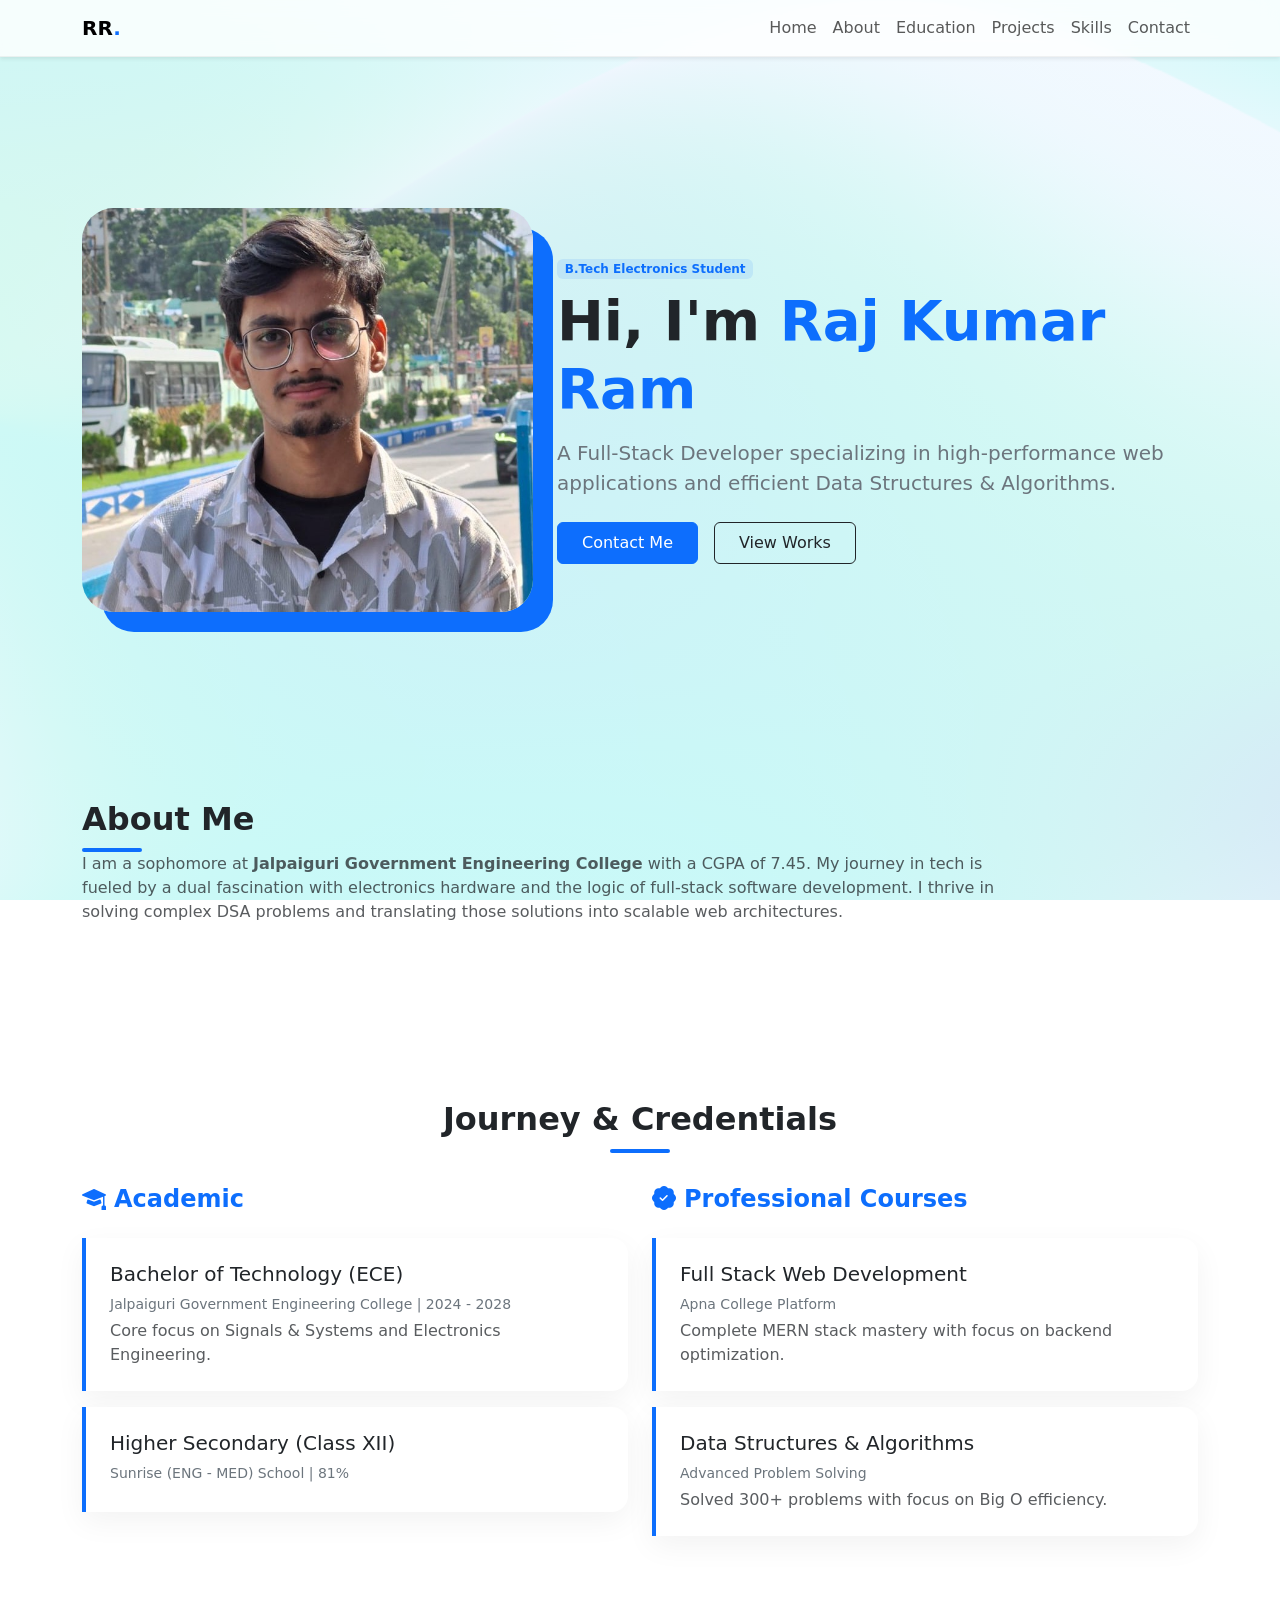
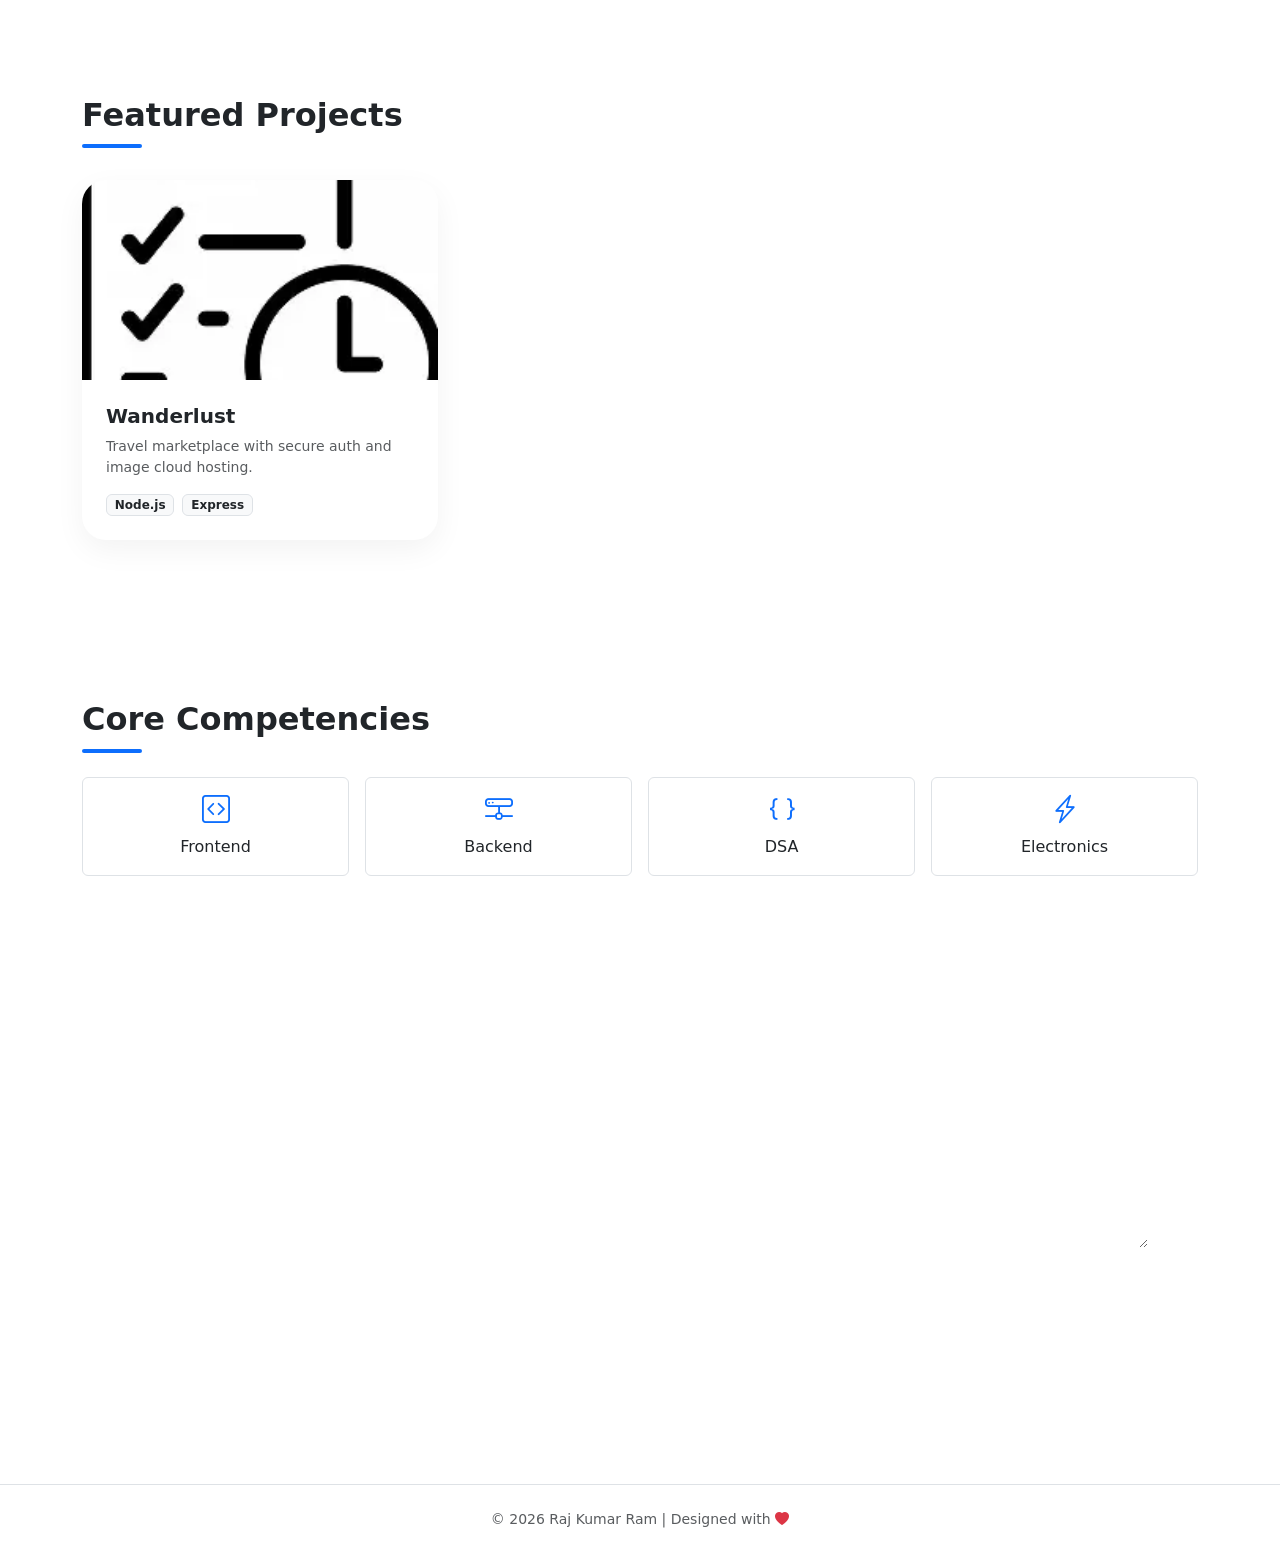
<file: main.html>
<!DOCTYPE html>
<html lang="en">
<head>
    <meta charset="UTF-8">
    <meta name="viewport" content="width=device-width, initial-scale=1.0">
    <title>Raj Kumar Ram | Professional Portfolio</title>
    <link rel="stylesheet" href="https://cdn.jsdelivr.net/npm/bootstrap@5.3.3/dist/css/bootstrap.min.css">
    <link rel="stylesheet" href="https://cdn.jsdelivr.net/npm/bootstrap-icons@1.11.3/font/bootstrap-icons.min.css">
    <link rel="stylesheet" href="main.css">
</head>
<body>

    <nav class="navbar navbar-expand-lg fixed-top shadow-sm">
        <div class="container">
            <a class="navbar-brand fw-bold" href="#">RR<span>.</span></a>
            <button class="navbar-toggler" type="button" data-bs-toggle="collapse" data-bs-target="#navbarNav">
                <span class="navbar-toggler-icon"></span>
            </button>
            <div class="collapse navbar-collapse" id="navbarNav">
                <ul class="navbar-nav ms-auto fw-medium">
                    <li class="nav-item"><a class="nav-link" href="#home">Home</a></li>
                    <li class="nav-item"><a class="nav-link" href="#about">About</a></li>
                    <li class="nav-item"><a class="nav-link" href="#education">Education</a></li>
                    <li class="nav-item"><a class="nav-link" href="#projects">Projects</a></li>
                    <li class="nav-item"><a class="nav-link" href="#skills">Skills</a></li>
                    <li class="nav-item"><a class="nav-link" href="#contact">Contact</a></li>
                </ul>
            </div>
        </div>
    </nav>

    <div class="container main-content">
        <header id="home" class="row align-items-center hero-section">
            <div class="col-lg-5 text-center mb-4 mb-lg-0">
                <div class="image-stack">
                    <img src="images/WhatsApp Image 2026-01-20 at 01.18.59.jpeg" alt="Raj Kumar Ram" class="img-fluid profile-pic">
                </div>
            </div>
            <div class="hero-cont col-lg-7">
                <span class="badge bg-soft-primary text-primary mb-2">B.Tech Electronics Student</span>
                <h1 class="display-4 fw-bold mb-3">Hi, I'm <span class="text-primary">Raj Kumar Ram</span></h1>
                <p class="lead text-secondary mb-4">A Full-Stack Developer specializing in high-performance web applications and efficient Data Structures & Algorithms.</p>
                <div class="d-flex gap-3 justify-content-center justify-content-lg-start">
                    <a href="#contact" class="btn btn-primary px-4 py-2">Contact Me</a>
                    <a href="#projects" class="btn btn-outline-dark px-4 py-2">View Works</a>
                </div>
            </div>
        </header>

        <section id="about" class="section-padding">
            <div class="section-header">
                <h2 class="fw-bold">About Me</h2>
                <div class="underline"></div>
            </div>
            <div class="row">
                <div class="col-lg-10">
                    <p class="text-muted">I am a sophomore at <strong>Jalpaiguri Government Engineering College</strong> with a CGPA of 7.45. My journey in tech is fueled by a dual fascination with electronics hardware and the logic of full-stack software development. I thrive in solving complex DSA problems and translating those solutions into scalable web architectures.</p>
                </div>
            </div>
        </section>

        <section id="education" class="section-padding">
            <div class="section-header text-center">
                <h2 class="fw-bold">Journey & Credentials</h2>
                <div class="underline mx-auto"></div>
            </div>
            <div class="row g-4 mt-2">
                <div class="col-md-6">
                    <h4 class="mb-4 text-primary fw-bold"><i class="bi bi-mortarboard-fill me-2"></i>Academic</h4>
                    <div class="timeline-item p-4 mb-3">
                        <h5>Bachelor of Technology (ECE)</h5>
                        <p class="text-secondary small mb-1">Jalpaiguri Government Engineering College | 2024 - 2028</p>
                        <p class="mb-0 text-muted">Core focus on Signals & Systems and Electronics Engineering.</p>
                    </div>
                    <div class="timeline-item p-4">
                        <h5>Higher Secondary (Class XII)</h5>
                        <p class="text-secondary small mb-1">Sunrise (ENG - MED) School | 81%</p>
                    </div>
                </div>
                <div class="col-md-6">
                    <h4 class="mb-4 text-primary fw-bold"><i class="bi bi-patch-check-fill me-2"></i>Professional Courses</h4>
                    <div class="timeline-item p-4 mb-3">
                        <h5>Full Stack Web Development</h5>
                        <p class="text-secondary small mb-1">Apna College Platform</p>
                        <p class="mb-0 text-muted">Complete MERN stack mastery with focus on backend optimization.</p>
                    </div>
                    <div class="timeline-item p-4">
                        <h5>Data Structures & Algorithms</h5>
                        <p class="text-secondary small mb-1">Advanced Problem Solving</p>
                        <p class="mb-0 text-muted">Solved 300+ problems with focus on Big O efficiency.</p>
                    </div>
                </div>
            </div>
        </section>

        <section id="projects" class="section-padding">
            <div class="section-header">
                <h2 class="fw-bold">Featured Projects</h2>
                <div class="underline"></div>
            </div>
            <div class="row g-4 mt-2">
                <div class="col-md-6 col-lg-4">
                    <div class="project-card h-100">
                        <div class="project-img-wrapper">
                            <img src="images/pro.webp" alt="Wanderlust" class="img-fluid">
                        </div>
                        <div class="p-4">
                            <h5 class="fw-bold">Wanderlust</h5>
                            <p class="text-muted small">Travel marketplace with secure auth and image cloud hosting.</p>
                            <div class="d-flex gap-2">
                                <span class="badge bg-light text-dark border">Node.js</span>
                                <span class="badge bg-light text-dark border">Express</span>
                            </div>
                        </div>
                    </div>
                </div>
                </div>
        </section>

        <section id="skills" class="section-padding">
            <div class="section-header">
                <h2 class="fw-bold">Core Competencies</h2>
                <div class="underline"></div>
            </div>
            <div class="row g-3 mt-2">
                <div class="col-6 col-md-3">
                    <div class="skill-tag p-3 text-center border rounded">
                        <i class="bi bi-code-square d-block mb-2 h3 text-primary"></i>
                        <span class="fw-medium">Frontend</span>
                    </div>
                </div>
                <div class="col-6 col-md-3">
                    <div class="skill-tag p-3 text-center border rounded">
                        <i class="bi bi-hdd-network d-block mb-2 h3 text-primary"></i>
                        <span class="fw-medium">Backend</span>
                    </div>
                </div>
                <div class="col-6 col-md-3">
                    <div class="skill-tag p-3 text-center border rounded">
                        <i class="bi bi-braces d-block mb-2 h3 text-primary"></i>
                        <span class="fw-medium">DSA</span>
                    </div>
                </div>
                <div class="col-6 col-md-3">
                    <div class="skill-tag p-3 text-center border rounded">
                        <i class="bi bi-lightning-charge d-block mb-2 h3 text-primary"></i>
                        <span class="fw-medium">Electronics</span>
                    </div>
                </div>
            </div>
        </section>

        <section id="contact" class="section-padding mb-5">
            <div class="glass-card p-5 rounded-4 shadow-sm">
                <div class="row">
                    <div class="col-md-5">
                        <h2 class="fw-bold mb-4">Let's Connect</h2>
                        <p class="text-muted">Always open to discussing full-stack projects or electronics internships.</p>
                        <div class="mt-4">
                            <p class="mb-1 fw-bold">Email</p>
                            <p class="text-primary">rajkumar@example.com</p>
                        </div>
                    </div>
                    <div class="col-md-7">
                        <form class="row g-3">
                            <div class="col-md-6"><input type="text" class="form-control glass-input" placeholder="Name"></div>
                            <div class="col-md-6"><input type="email" class="form-control glass-input" placeholder="Email"></div>
                            <div class="col-12"><textarea class="form-control glass-input" rows="4" placeholder="Message"></textarea></div>
                            <div class="col-12"><button class="btn btn-primary px-5 py-2">Send</button></div>
                        </form>
                    </div>
                </div>
            </div>
        </section>
    </div>

    <footer class="text-center py-4 border-top">
        <p class="text-muted small mb-0">© 2026 Raj Kumar Ram | Designed with <i class="bi bi-heart-fill text-danger"></i></p>
    </footer>

</body>
</html>
</file>
<file: main.css>
:root {
    --primary: #0d6efd;
    --bg-light: #f8faff;
    --text-dark: #212529;
    --card-shadow: 0 10px 30px rgba(0, 0, 0, 0.05);
}

body {
    font-family: 'Inter', system-ui, -apple-system, sans-serif;
    background-color: var(--bg-light);
    color: var(--text-dark);
    scroll-behavior: smooth;
    background: linear-gradient(rgba(248, 250, 255, 0.8), rgba(248, 250, 255, 0.8)), 
                url(images/mesh-833.png); /* The overlay makes text easier to read */
    background-size: cover;
    background-position: center;
    background-attachment: fixed;
    background-repeat: no-repeat;
}

/* Navbar glass effect */
.navbar {
    background: rgba(255, 255, 255, 0.8) !important;
    backdrop-filter: blur(10px);
    border-bottom: 1px solid rgba(0,0,0,0.05);
}

.navbar-brand span { color: var(--primary); }

.section-padding { padding: 5rem 0; }

/* Hero section */
.hero-section { min-height: 80vh; padding-top: 100px; }

.profile-pic {
    border-radius: 2rem;
    box-shadow: 20px 20px 0 var(--primary);
    transition: transform 0.4s ease;
}

.profile-pic:hover { transform: translate(-10px, -10px); }

/* Timeline Design */
.timeline-item {
    background: white;
    border-left: 4px solid var(--primary);
    border-radius: 0 1rem 1rem 0;
    box-shadow: var(--card-shadow);
    transition: transform 0.3s ease;
}

.timeline-item:hover { transform: translateX(10px); }

/* Project Card */
.project-card {
    background: white;
    border-radius: 1.5rem;
    overflow: hidden;
    box-shadow: var(--card-shadow);
    border: none;
    transition: all 0.4s ease;
}

.project-card:hover {
    transform: translateY(-10px);
    box-shadow: 0 20px 40px rgba(0,0,0,0.1);
}

.project-img-wrapper { overflow: hidden; height: 200px; }
.project-img-wrapper img { object-fit: cover; width: 100%; height: 100%; transition: scale 0.4s; }
.project-card:hover img { scale: 1.1; }

/* Skill Tags */
.skill-tag {
    background: white;
    transition: all 0.3s;
}
.skill-tag:hover {
    background: var(--primary);
    color: white !important;
    transform: scale(1.05);
}
.skill-tag:hover i { color: white !important; }

/* Contact Glassmorphism */
.glass-card {
    background: rgba(255, 255, 255, 0.4);
    backdrop-filter: blur(15px);
    border: 1px solid rgba(255, 255, 255, 0.2);
}

.glass-input {
    background: rgba(255, 255, 255, 0.5);
    border: 1px solid rgba(0,0,0,0.1);
}

.glass-input:focus {
    background: white;
    box-shadow: none;
    border-color: var(--primary);
}

/* Utilities */
.underline {
    width: 60px;
    height: 4px;
    background: var(--primary);
    margin-top: 10px;
    border-radius: 2px;
}

.bg-soft-primary { background-color: rgba(13, 110, 253, 0.1); }
</file>
